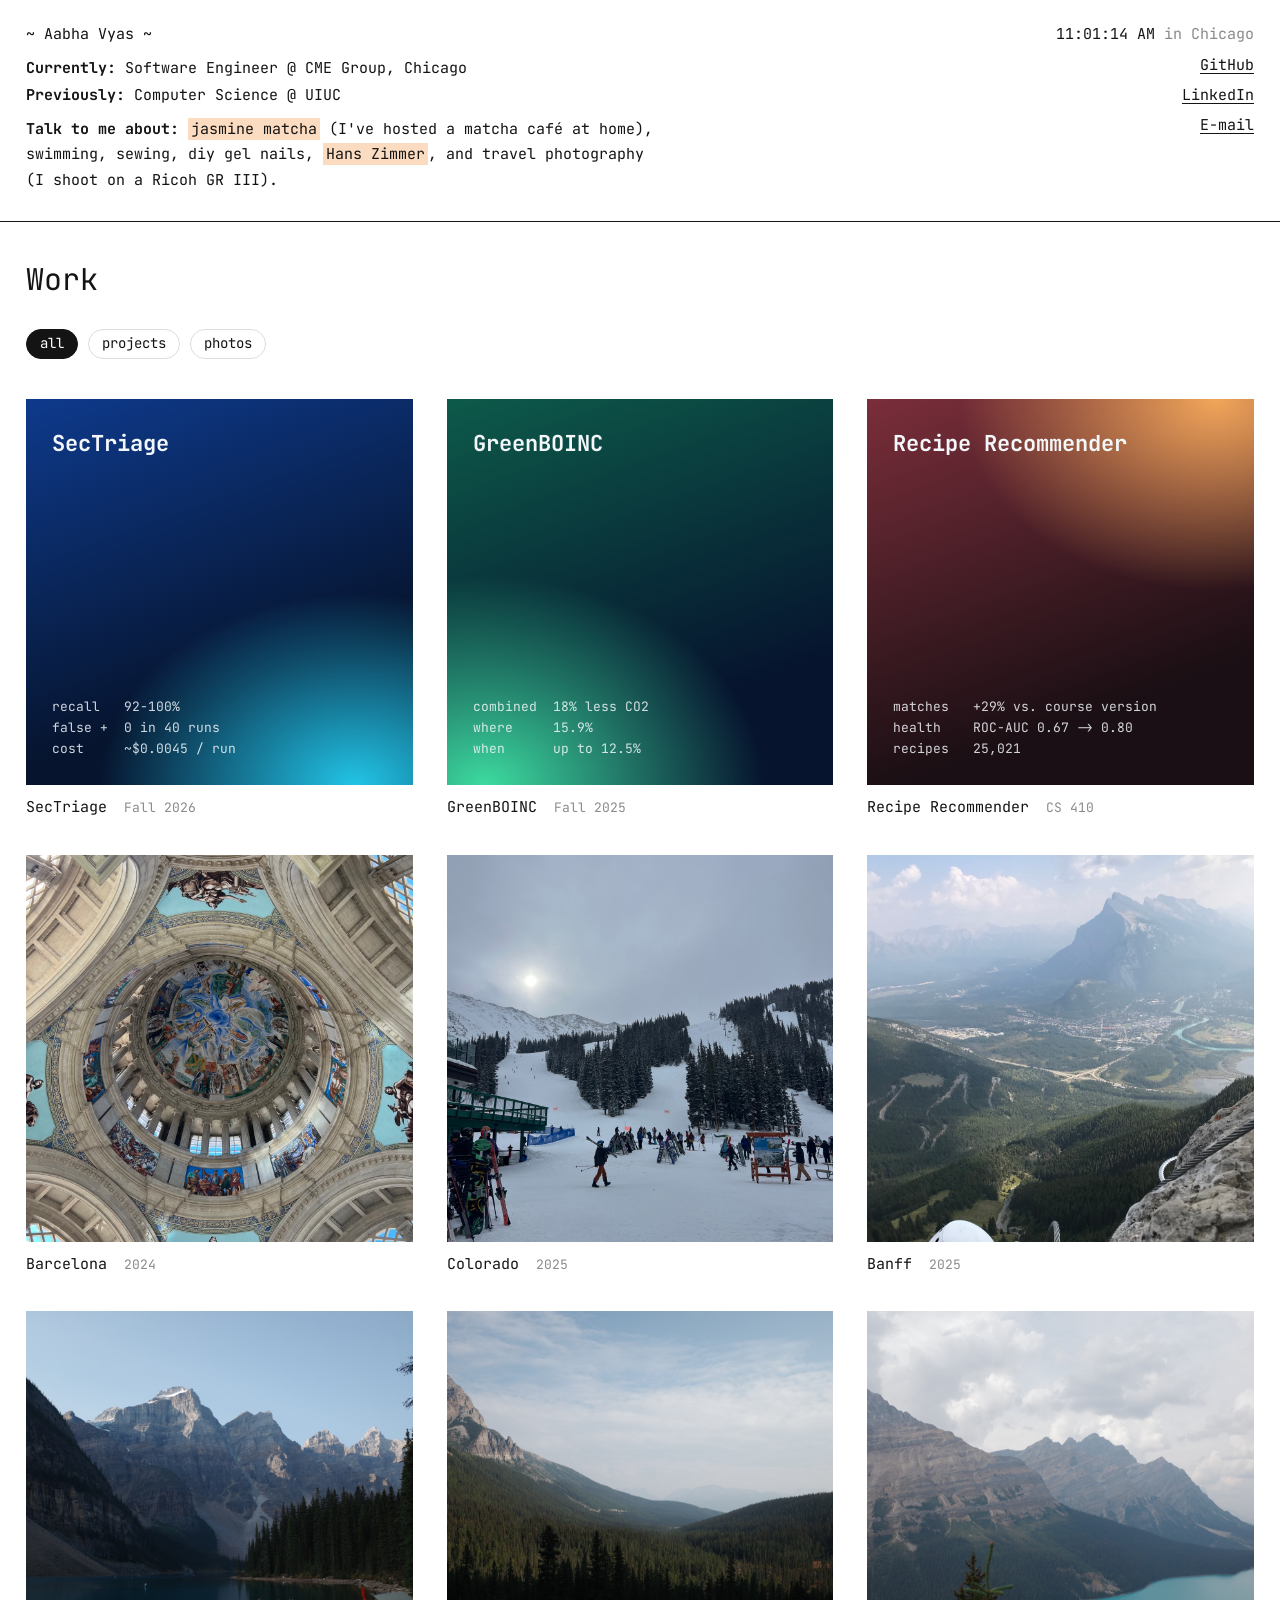
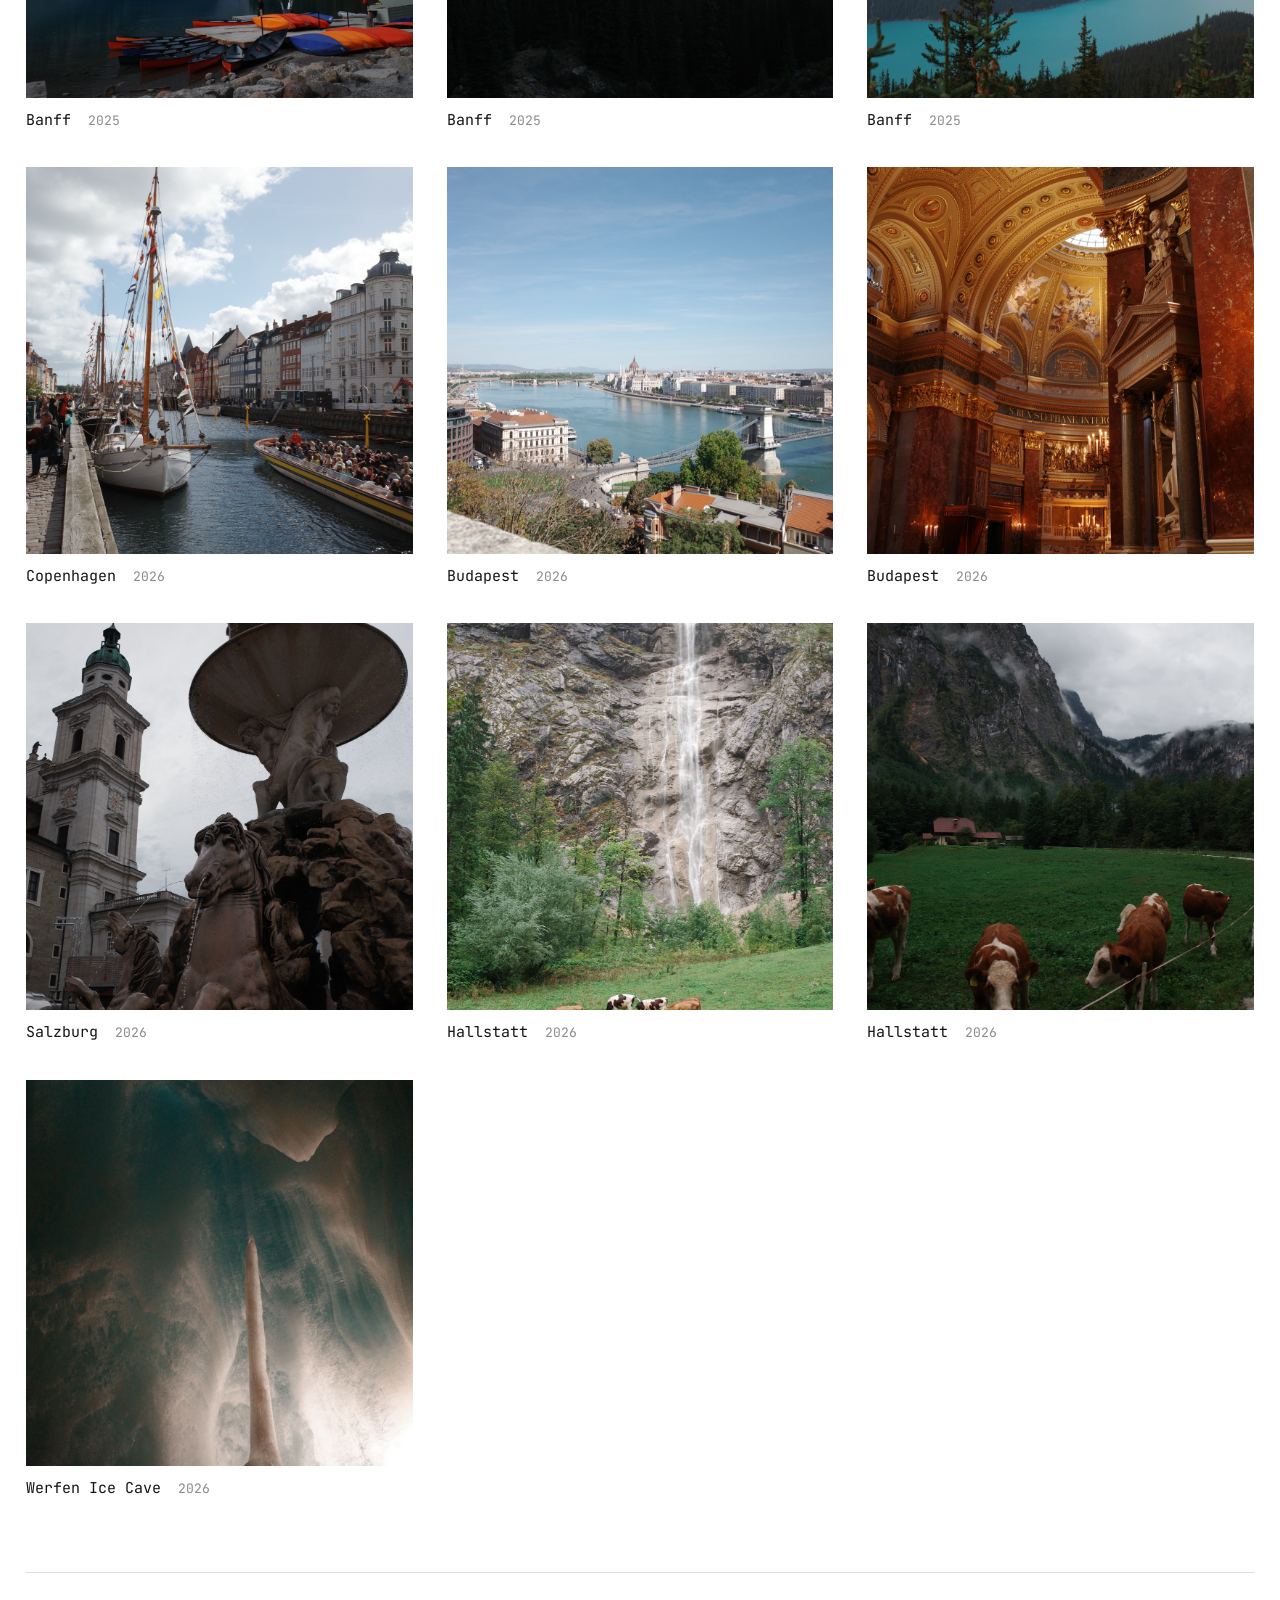
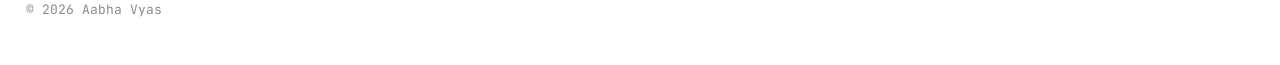
<file: index.html>
<!doctype html>
<html lang="en" data-theme="light">
<head>
<meta charset="utf-8">
<meta name="viewport" content="width=device-width, initial-scale=1">
<title>Aabha Vyas</title>
<meta name="description" content="Software engineer building reliable systems and AI evaluation tools.">
<script src="theme.js"></script>
<link rel="preconnect" href="https://fonts.googleapis.com">
<link rel="preconnect" href="https://fonts.gstatic.com" crossorigin>
<link href="https://fonts.googleapis.com/css2?family=JetBrains+Mono:wght@400;700&display=swap" rel="stylesheet">
<link rel="icon" href="favicon.svg" type="image/svg+xml">
<link rel="icon" href="favicon-32.png" sizes="32x32" type="image/png">
<link rel="apple-touch-icon" href="apple-touch-icon.png">
<link rel="stylesheet" href="style.css">
</head>
<body>
<header class="intro">
  <div class="intro-left">
    <p class="site-name">~ Aabha Vyas ~</p>
    <p><b>Currently:</b> Software Engineer @ CME Group, Chicago</p>
    <p><b>Previously:</b> Computer Science @ UIUC</p>
    <p class="about"><b>Talk to me about:</b> <mark>jasmine matcha</mark> (I've hosted a matcha caf&eacute; at home), swimming, sewing, diy gel nails, <mark>Hans Zimmer</mark>, and travel photography (I shoot on a Ricoh GR III).</p>
  </div>
  <div class="intro-right">
    <p class="clock"><span id="clock">&nbsp;</span> <span class="faint">in Chicago</span></p>
    <ul class="side-links">
      <li><a href="https://github.com/aabha-vyas">GitHub</a></li>
      <li><a href="https://www.linkedin.com/in/aabha-vyas">LinkedIn</a></li>
      <li><a href="mailto:aabha002@gmail.com">E-mail</a></li>
    </ul>
  </div>
</header>

<main class="work" id="work">
  <h2>Work</h2>
  <div class="pills" role="group" aria-label="Filter work">
    <button class="pill on" data-filter="all">all</button>
    <button class="pill" data-filter="projects">projects</button>
    <button class="pill" data-filter="photos">photos</button>
  </div>

  <div class="tiles" id="tiles">
    <a class="tile" data-kind="projects" href="sectriage.html">
      <div class="poster sec">
        <div class="name">SecTriage</div>
        <pre>recall   92-100%
false +  0 in 40 runs
cost     ~$0.0045 / run</pre>
      </div>
      <p class="tile-cap">SecTriage <span class="tag">Fall 2026</span></p>
    </a>
    <a class="tile" data-kind="projects" href="greenboinc.html">
      <div class="poster green">
        <div class="name">GreenBOINC</div>
        <pre>combined  18% less CO2
where     15.9%
when      up to 12.5%</pre>
      </div>
      <p class="tile-cap">GreenBOINC <span class="tag">Fall 2025</span></p>
    </a>
    <a class="tile" data-kind="projects" href="recipes.html">
      <div class="poster recipe">
        <div class="name">Recipe Recommender</div>
        <pre>matches   +29% vs. course version
health    ROC-AUC 0.67 -> 0.80
recipes   25,021</pre>
      </div>
      <p class="tile-cap">Recipe Recommender <span class="tag">CS 410</span></p>
    </a>
    <!-- photo tiles are added from photos.js -->
  </div>
  <footer>&copy; 2026 Aabha Vyas</footer>
</main>

<div id="lightbox"><img alt=""><p></p></div>
<script src="photos.js"></script>
<script src="site.js"></script>
</body>
</html>
</file>
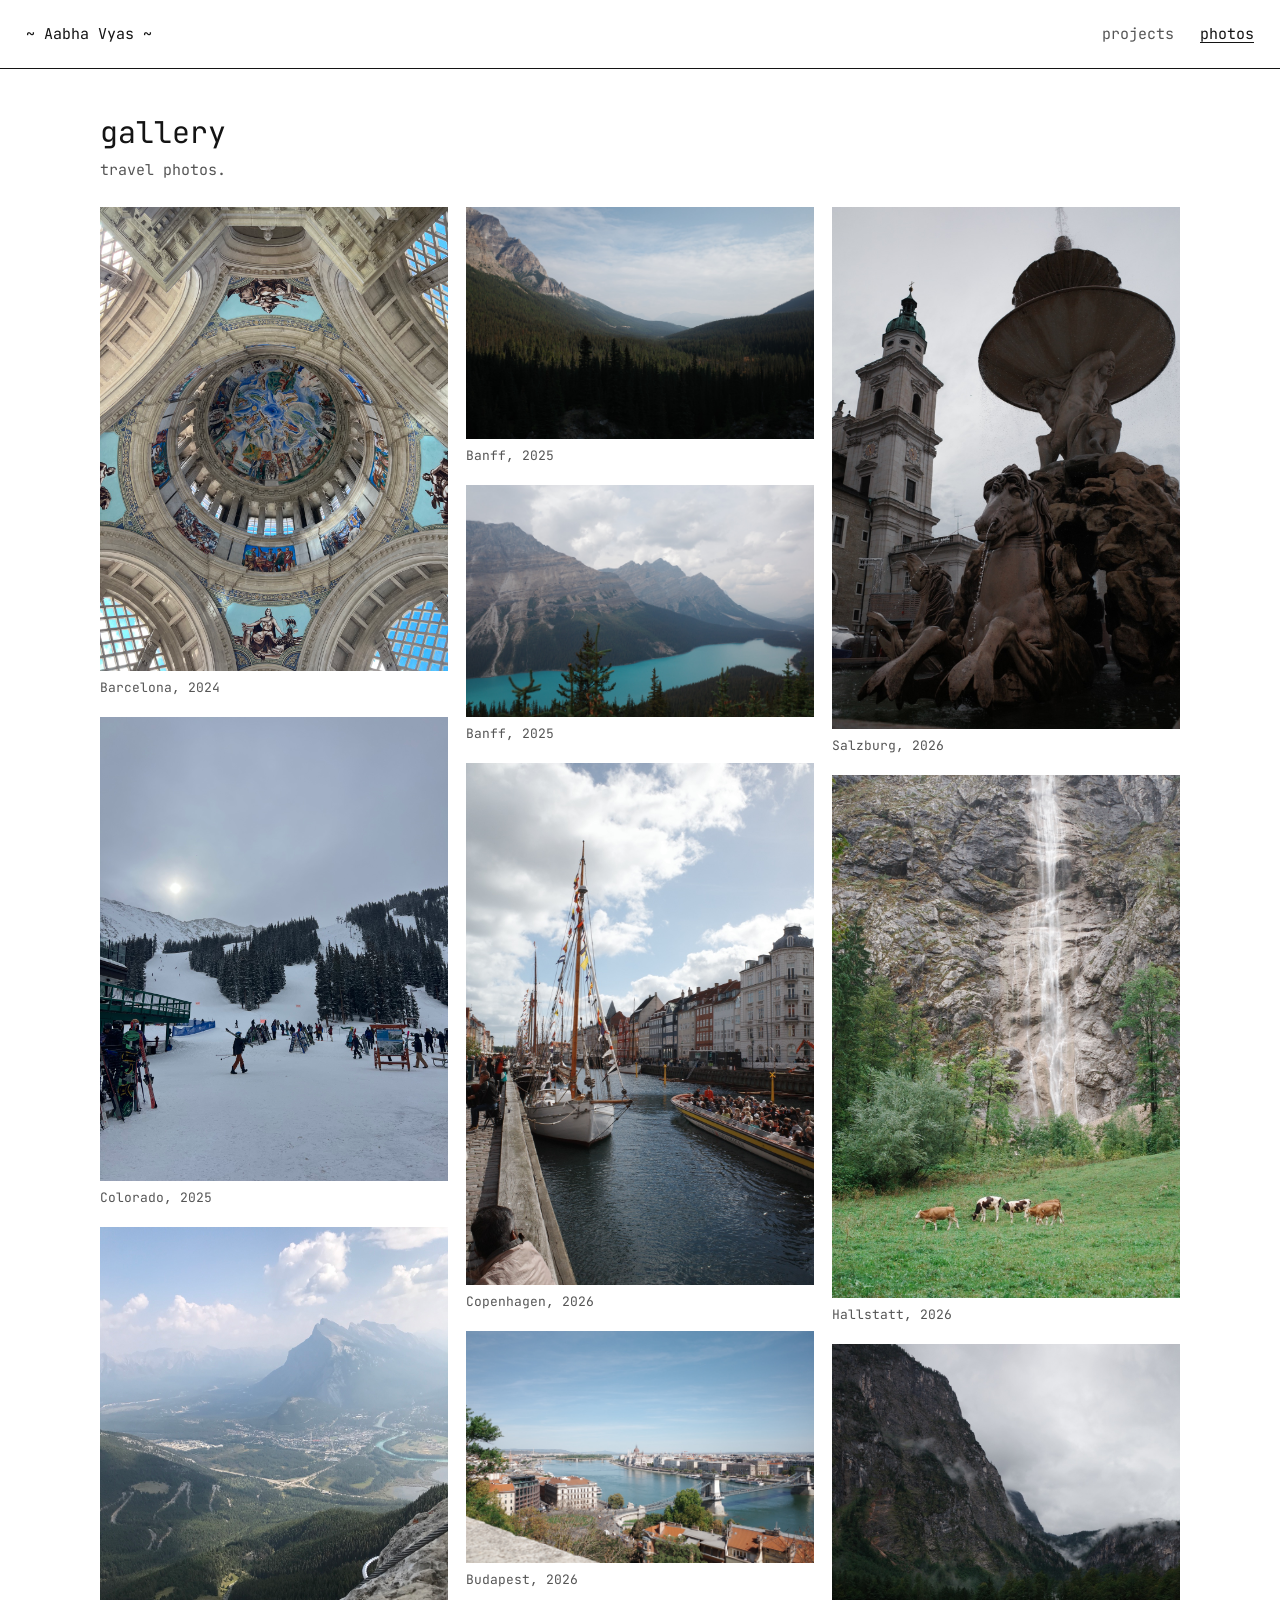
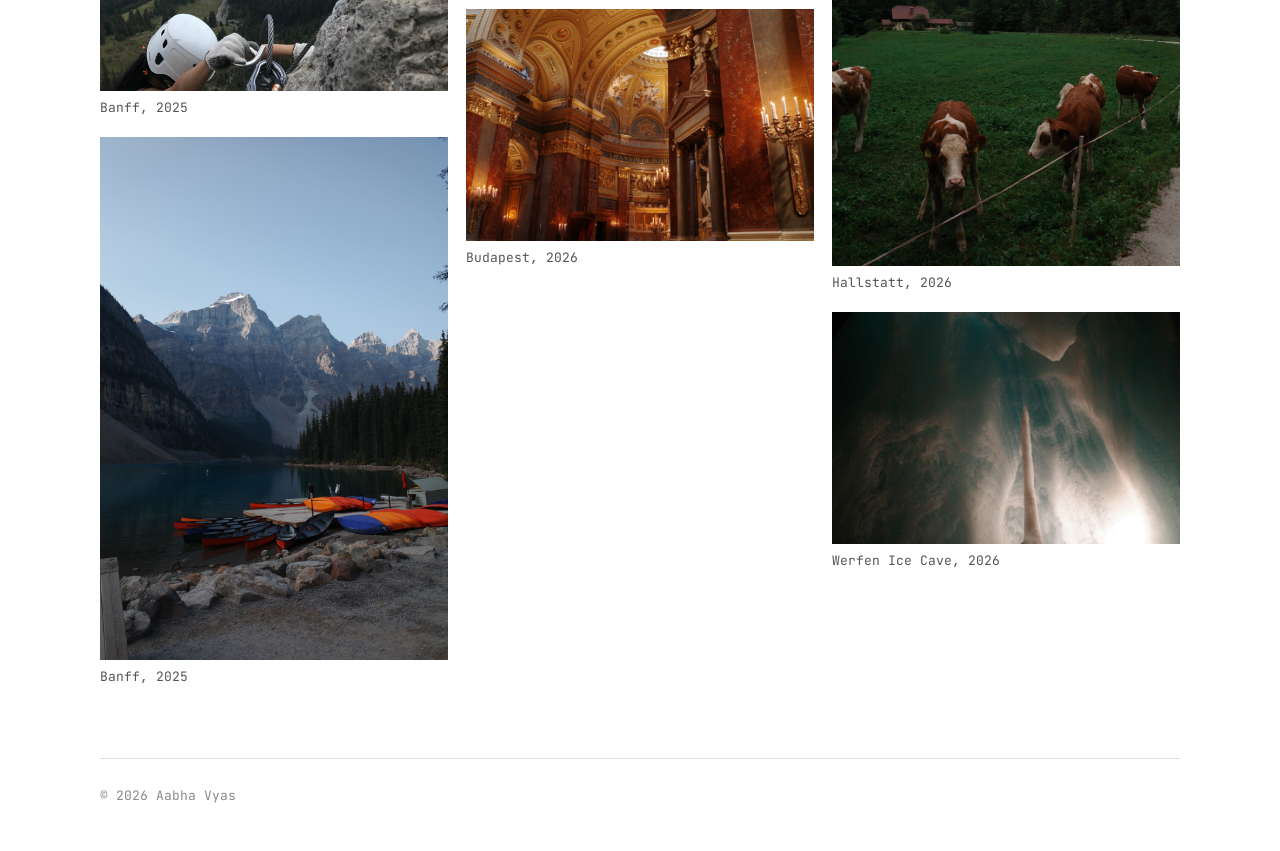
<file: gallery.html>
<!doctype html>
<html lang="en" data-theme="light">
<head>
<meta charset="utf-8">
<meta name="viewport" content="width=device-width, initial-scale=1">
<title>Gallery | Aabha Vyas</title>
<meta name="description" content="Travel photos by Aabha Vyas.">
<script src="theme.js"></script>
<link rel="preconnect" href="https://fonts.googleapis.com">
<link rel="preconnect" href="https://fonts.gstatic.com" crossorigin>
<link href="https://fonts.googleapis.com/css2?family=JetBrains+Mono:wght@400;700&display=swap" rel="stylesheet">
<link rel="icon" href="favicon.svg" type="image/svg+xml">
<link rel="icon" href="favicon-32.png" sizes="32x32" type="image/png">
<link rel="apple-touch-icon" href="apple-touch-icon.png">
<link rel="stylesheet" href="style.css">
</head>
<body>
<header class="site-head">
  <a class="site-name" href="index.html">~ Aabha Vyas ~</a>
  <nav>
    <a href="projects.html">projects</a>
    <a href="gallery.html" aria-current="page">photos</a>
  </nav>
</header>
<main class="wide">
  <div class="page-head"><h1>gallery</h1><p class="sub">travel photos.</p></div>
  <div class="grid" id="grid"></div>
  <p class="empty" id="empty">photos coming soon.</p>
  <footer>&copy; 2026 Aabha Vyas</footer>
</main>
<div id="lightbox"><img alt=""><p></p></div>
<script src="photos.js"></script>
<script>

  var grid = document.getElementById('grid');
  var box = document.getElementById('lightbox');
  document.getElementById('empty').style.display = photos.length ? 'none' : 'block';
  photos.forEach(function (p) {
    var fig = document.createElement('figure');
    var img = document.createElement('img');
    img.src = p.src; img.alt = p.place; img.loading = 'lazy';
    var cap = document.createElement('figcaption');
    cap.textContent = p.place + ', ' + p.year;
    fig.appendChild(img); fig.appendChild(cap);
    fig.addEventListener('click', function () {
      box.querySelector('img').src = p.src;
      box.querySelector('img').alt = p.place;
      box.querySelector('p').textContent = p.place + ', ' + p.year;
      box.classList.add('open');
    });
    grid.appendChild(fig);
  });
  box.addEventListener('click', function () { box.classList.remove('open'); });
  document.addEventListener('keydown', function (e) { if (e.key === 'Escape') box.classList.remove('open'); });
</script>
</body>
</html>
</file>
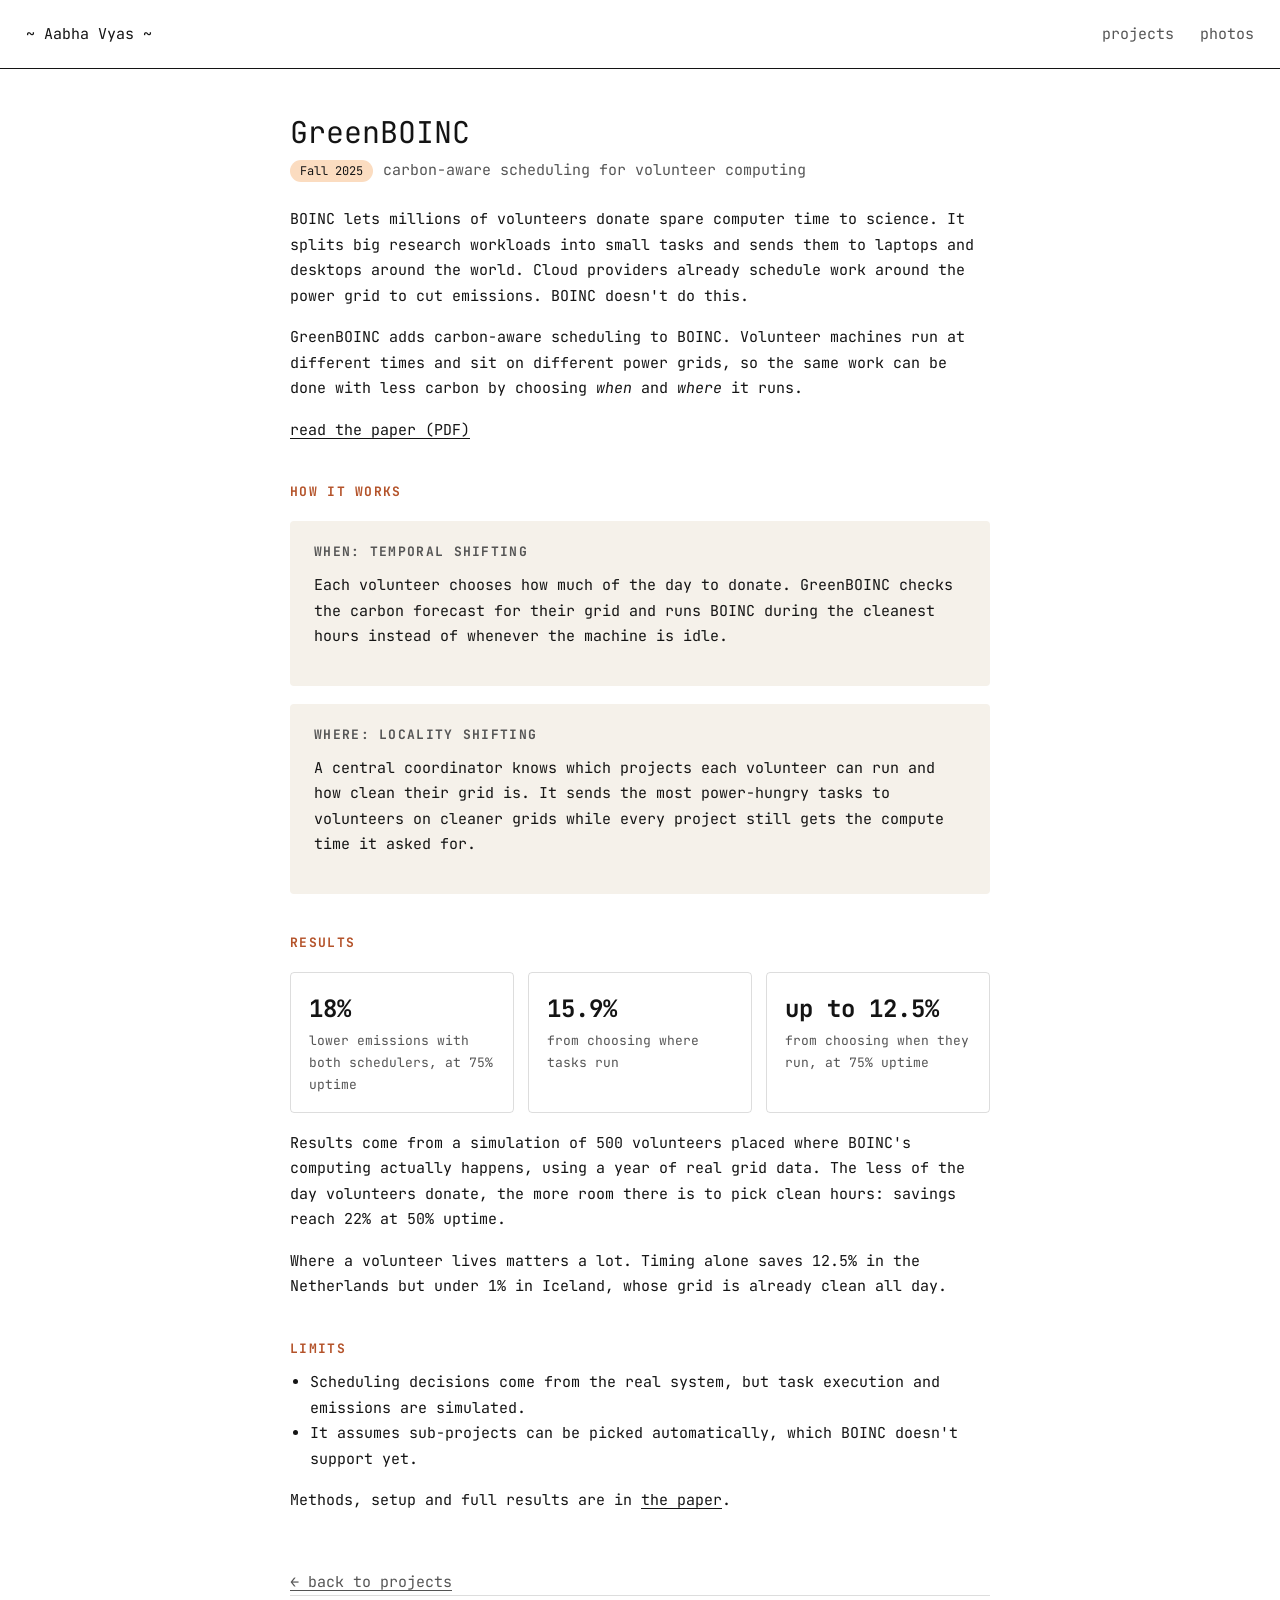
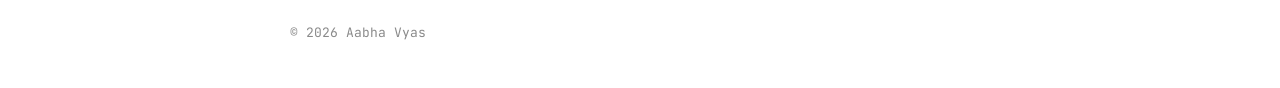
<file: greenboinc.html>
<!doctype html>
<html lang="en" data-theme="light">
<head>
<meta charset="utf-8">
<meta name="viewport" content="width=device-width, initial-scale=1">
<title>GreenBOINC | Aabha Vyas</title>
<meta name="description" content="GreenBOINC: carbon-aware scheduling for BOINC volunteer computing.">
<script src="theme.js"></script>
<link rel="preconnect" href="https://fonts.googleapis.com">
<link rel="preconnect" href="https://fonts.gstatic.com" crossorigin>
<link href="https://fonts.googleapis.com/css2?family=JetBrains+Mono:wght@400;700&display=swap" rel="stylesheet">
<link rel="icon" href="favicon.svg" type="image/svg+xml">
<link rel="icon" href="favicon-32.png" sizes="32x32" type="image/png">
<link rel="apple-touch-icon" href="apple-touch-icon.png">
<link rel="stylesheet" href="style.css">
</head>
<body>
<header class="site-head">
  <a class="site-name" href="index.html">~ Aabha Vyas ~</a>
  <nav>
    <a href="projects.html">projects</a>
    <a href="gallery.html">photos</a>
  </nav>
</header>
<main class="col">
  <article>
    <div class="page-head">
      <h1>GreenBOINC</h1>
      <p class="sub"><span class="chip">Fall 2025</span>carbon-aware scheduling for volunteer computing</p>
    </div>

    <p>BOINC lets millions of volunteers donate spare computer time to science. It splits big research workloads into small tasks and sends them to laptops and desktops around the world. Cloud providers already schedule work around the power grid to cut emissions. BOINC doesn't do this.</p>
    <p>GreenBOINC adds carbon-aware scheduling to BOINC. Volunteer machines run at different times and sit on different power grids, so the same work can be done with less carbon by choosing <em>when</em> and <em>where</em> it runs.</p>

    <p><a href="assets/greenboinc-paper.pdf">read the paper (PDF)</a></p>

    <h3 class="label">how it works</h3>
    <div class="box">
      <h3 class="label">when: temporal shifting</h3>
      <p>Each volunteer chooses how much of the day to donate. GreenBOINC checks the carbon forecast for their grid and runs BOINC during the cleanest hours instead of whenever the machine is idle.</p>
    </div>
    <div class="box">
      <h3 class="label">where: locality shifting</h3>
      <p>A central coordinator knows which projects each volunteer can run and how clean their grid is. It sends the most power-hungry tasks to volunteers on cleaner grids while every project still gets the compute time it asked for.</p>
    </div>

    <h3 class="label">results</h3>
    <div class="stats">
      <div class="stat"><div class="n">18%</div><div class="l">lower emissions with both schedulers, at 75% uptime</div></div>
      <div class="stat"><div class="n">15.9%</div><div class="l">from choosing where tasks run</div></div>
      <div class="stat"><div class="n">up to 12.5%</div><div class="l">from choosing when they run, at 75% uptime</div></div>
    </div>
    <p>Results come from a simulation of 500 volunteers placed where BOINC's computing actually happens, using a year of real grid data. The less of the day volunteers donate, the more room there is to pick clean hours: savings reach 22% at 50% uptime.</p>
    <p>Where a volunteer lives matters a lot. Timing alone saves 12.5% in the Netherlands but under 1% in Iceland, whose grid is already clean all day.</p>

    <h3 class="label">limits</h3>
    <ul class="clean">
      <li>Scheduling decisions come from the real system, but task execution and emissions are simulated.</li>
      <li>It assumes sub-projects can be picked automatically, which BOINC doesn't support yet.</li>
    </ul>

    <p>Methods, setup and full results are in <a href="assets/greenboinc-paper.pdf">the paper</a>.</p>
    <a class="back" href="projects.html">&larr; back to projects</a>
  </article>
  <footer>&copy; 2026 Aabha Vyas</footer>
</main>
</body>
</html>
</file>
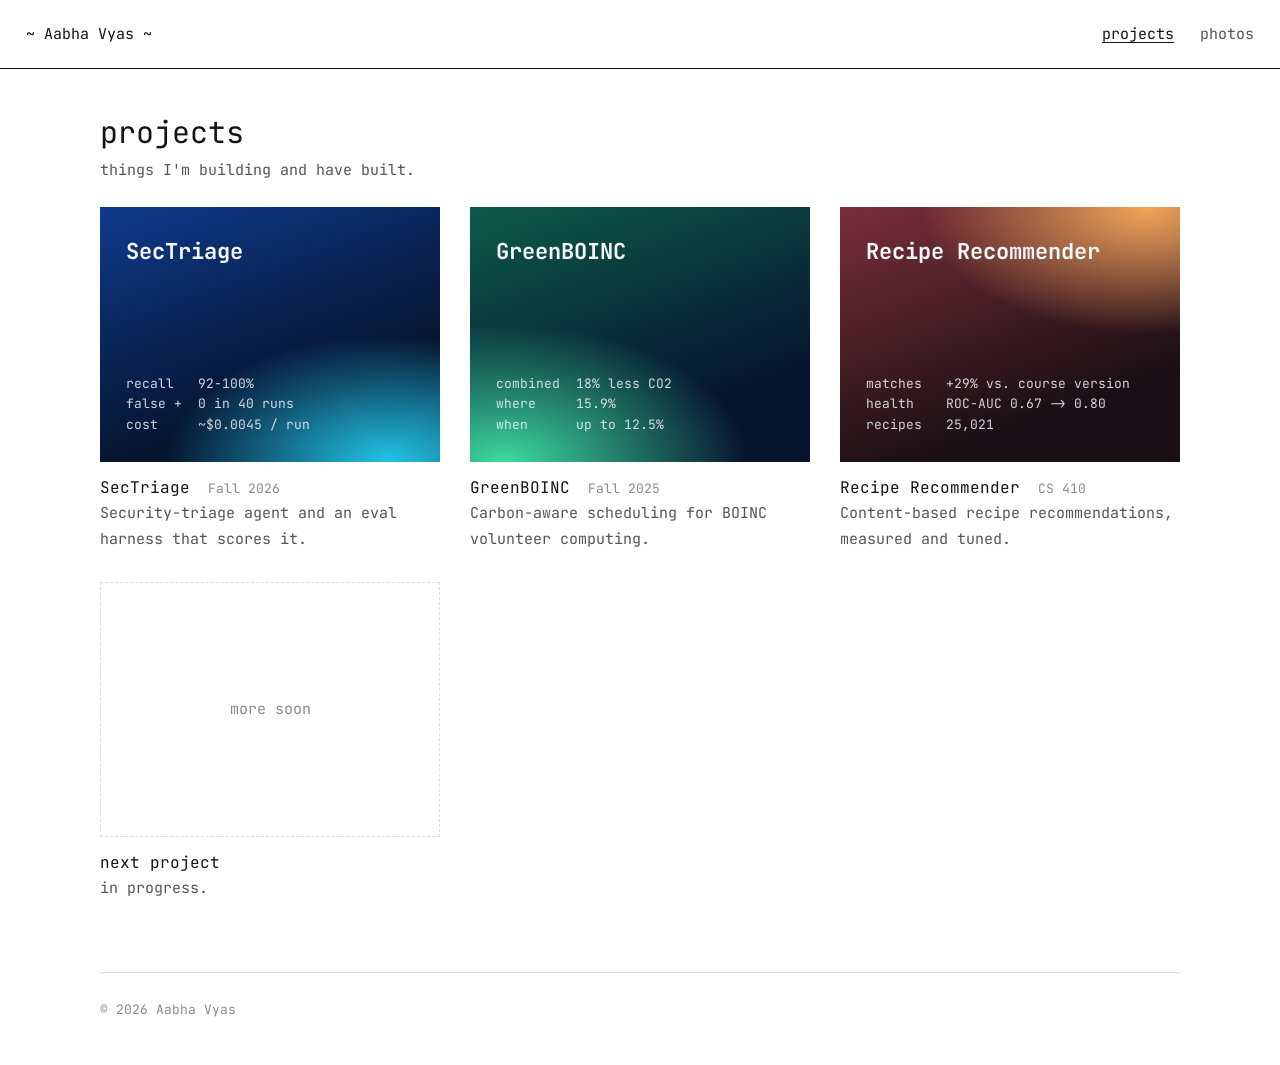
<file: projects.html>
<!doctype html>
<html lang="en" data-theme="light">
<head>
<meta charset="utf-8">
<meta name="viewport" content="width=device-width, initial-scale=1">
<title>Projects | Aabha Vyas</title>
<meta name="description" content="Projects by Aabha Vyas.">
<script src="theme.js"></script>
<link rel="preconnect" href="https://fonts.googleapis.com">
<link rel="preconnect" href="https://fonts.gstatic.com" crossorigin>
<link href="https://fonts.googleapis.com/css2?family=JetBrains+Mono:wght@400;700&display=swap" rel="stylesheet">
<link rel="icon" href="favicon.svg" type="image/svg+xml">
<link rel="icon" href="favicon-32.png" sizes="32x32" type="image/png">
<link rel="apple-touch-icon" href="apple-touch-icon.png">
<link rel="stylesheet" href="style.css">
</head>
<body>
<header class="site-head">
  <a class="site-name" href="index.html">~ Aabha Vyas ~</a>
  <nav>
    <a href="projects.html" aria-current="page">projects</a>
    <a href="gallery.html">photos</a>
  </nav>
</header>
<main class="wide">
  <div class="page-head"><h1>projects</h1><p class="sub">things I'm building and have built.</p></div>
  <div class="cards">
    <a class="card-link" href="sectriage.html">
      <div class="poster sec">
        <div class="name">SecTriage</div>
        <!-- To use a real screenshot instead, replace this poster div with: <img src="assets/sectriage.png" alt="SecTriage results"> -->
        <pre>recall   92-100%
false +  0 in 40 runs
cost     ~$0.0045 / run</pre>
      </div>
      <div class="card-meta">SecTriage <span class="tag">Fall 2026</span></div>
      <p class="card-desc">Security-triage agent and an eval harness that scores it.</p>
    </a>
    <a class="card-link" href="greenboinc.html">
      <div class="poster green">
        <div class="name">GreenBOINC</div>
        <pre>combined  18% less CO2
where     15.9%
when      up to 12.5%</pre>
      </div>
      <div class="card-meta" id="greenboinc">GreenBOINC <span class="tag">Fall 2025</span></div>
      <p class="card-desc">Carbon-aware scheduling for BOINC volunteer computing.</p>
    </a>
    <a class="card-link" href="recipes.html">
      <div class="poster recipe">
        <div class="name">Recipe Recommender</div>
        <pre>matches   +29% vs. course version
health    ROC-AUC 0.67 -> 0.80
recipes   25,021</pre>
      </div>
      <div class="card-meta">Recipe Recommender <span class="tag">CS 410</span></div>
      <p class="card-desc">Content-based recipe recommendations, measured and tuned.</p>
    </a>
    <div>
      <div class="poster soon"><span>more soon</span></div>
      <div class="card-meta">next project</div>
      <p class="card-desc">in progress.</p>
    </div>
  </div>
  <footer>&copy; 2026 Aabha Vyas</footer>
</main>
</body>
</html>
</file>
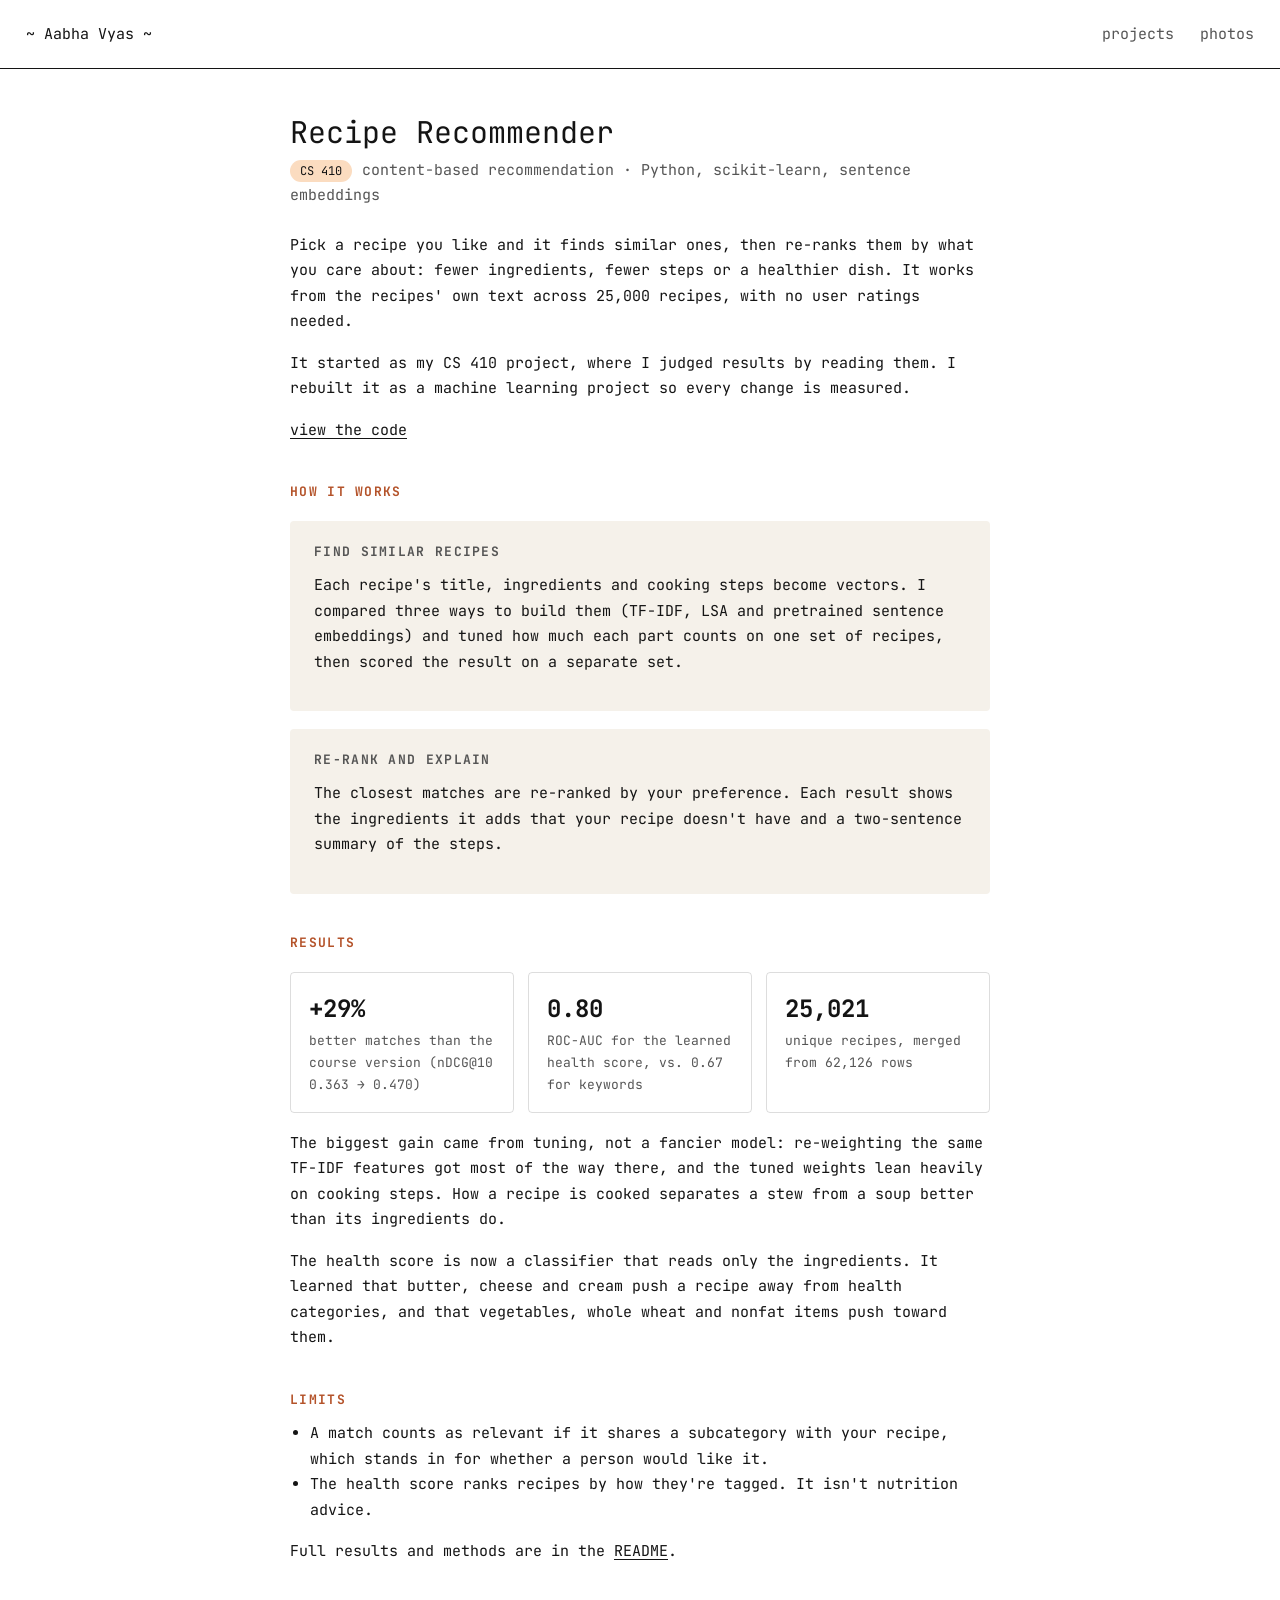
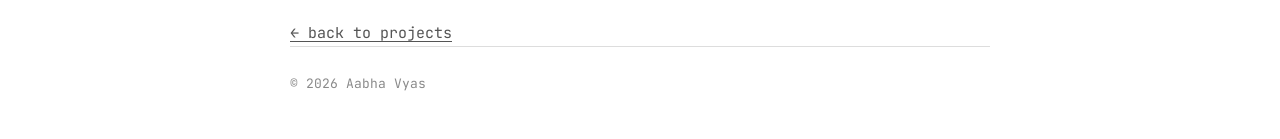
<file: recipes.html>
<!doctype html>
<html lang="en" data-theme="light">
<head>
<meta charset="utf-8">
<meta name="viewport" content="width=device-width, initial-scale=1">
<title>Recipe Recommender | Aabha Vyas</title>
<meta name="description" content="A content-based recipe recommender with offline evaluation and a learned health score.">
<script src="theme.js"></script>
<link rel="preconnect" href="https://fonts.googleapis.com">
<link rel="preconnect" href="https://fonts.gstatic.com" crossorigin>
<link href="https://fonts.googleapis.com/css2?family=JetBrains+Mono:wght@400;700&display=swap" rel="stylesheet">
<link rel="icon" href="favicon.svg" type="image/svg+xml">
<link rel="icon" href="favicon-32.png" sizes="32x32" type="image/png">
<link rel="apple-touch-icon" href="apple-touch-icon.png">
<link rel="stylesheet" href="style.css">
</head>
<body>
<header class="site-head">
  <a class="site-name" href="index.html">~ Aabha Vyas ~</a>
  <nav>
    <a href="projects.html">projects</a>
    <a href="gallery.html">photos</a>
  </nav>
</header>
<main class="col">
  <article>
    <div class="page-head">
      <h1>Recipe Recommender</h1>
      <p class="sub"><span class="chip">CS 410</span>content-based recommendation &middot; Python, scikit-learn, sentence embeddings</p>
    </div>

    <p>Pick a recipe you like and it finds similar ones, then re-ranks them by what you care about: fewer ingredients, fewer steps or a healthier dish. It works from the recipes' own text across 25,000 recipes, with no user ratings needed.</p>
    <p>It started as my CS 410 project, where I judged results by reading them. I rebuilt it as a machine learning project so every change is measured.</p>

    <p><a href="https://github.com/aabha-vyas/recipe-recommender">view the code</a></p>

    <h3 class="label">how it works</h3>
    <div class="box">
      <h3 class="label">find similar recipes</h3>
      <p>Each recipe's title, ingredients and cooking steps become vectors. I compared three ways to build them (TF-IDF, LSA and pretrained sentence embeddings) and tuned how much each part counts on one set of recipes, then scored the result on a separate set.</p>
    </div>
    <div class="box">
      <h3 class="label">re-rank and explain</h3>
      <p>The closest matches are re-ranked by your preference. Each result shows the ingredients it adds that your recipe doesn't have and a two-sentence summary of the steps.</p>
    </div>

    <h3 class="label">results</h3>
    <div class="stats">
      <div class="stat"><div class="n">+29%</div><div class="l">better matches than the course version (nDCG@10 0.363 &rarr; 0.470)</div></div>
      <div class="stat"><div class="n">0.80</div><div class="l">ROC-AUC for the learned health score, vs. 0.67 for keywords</div></div>
      <div class="stat"><div class="n">25,021</div><div class="l">unique recipes, merged from 62,126 rows</div></div>
    </div>
    <p>The biggest gain came from tuning, not a fancier model: re-weighting the same TF-IDF features got most of the way there, and the tuned weights lean heavily on cooking steps. How a recipe is cooked separates a stew from a soup better than its ingredients do.</p>
    <p>The health score is now a classifier that reads only the ingredients. It learned that butter, cheese and cream push a recipe away from health categories, and that vegetables, whole wheat and nonfat items push toward them.</p>

    <h3 class="label">limits</h3>
    <ul class="clean">
      <li>A match counts as relevant if it shares a subcategory with your recipe, which stands in for whether a person would like it.</li>
      <li>The health score ranks recipes by how they're tagged. It isn't nutrition advice.</li>
    </ul>

    <p>Full results and methods are in the <a href="https://github.com/aabha-vyas/recipe-recommender">README</a>.</p>
    <a class="back" href="projects.html">&larr; back to projects</a>
  </article>
  <footer>&copy; 2026 Aabha Vyas</footer>
</main>
</body>
</html>
</file>
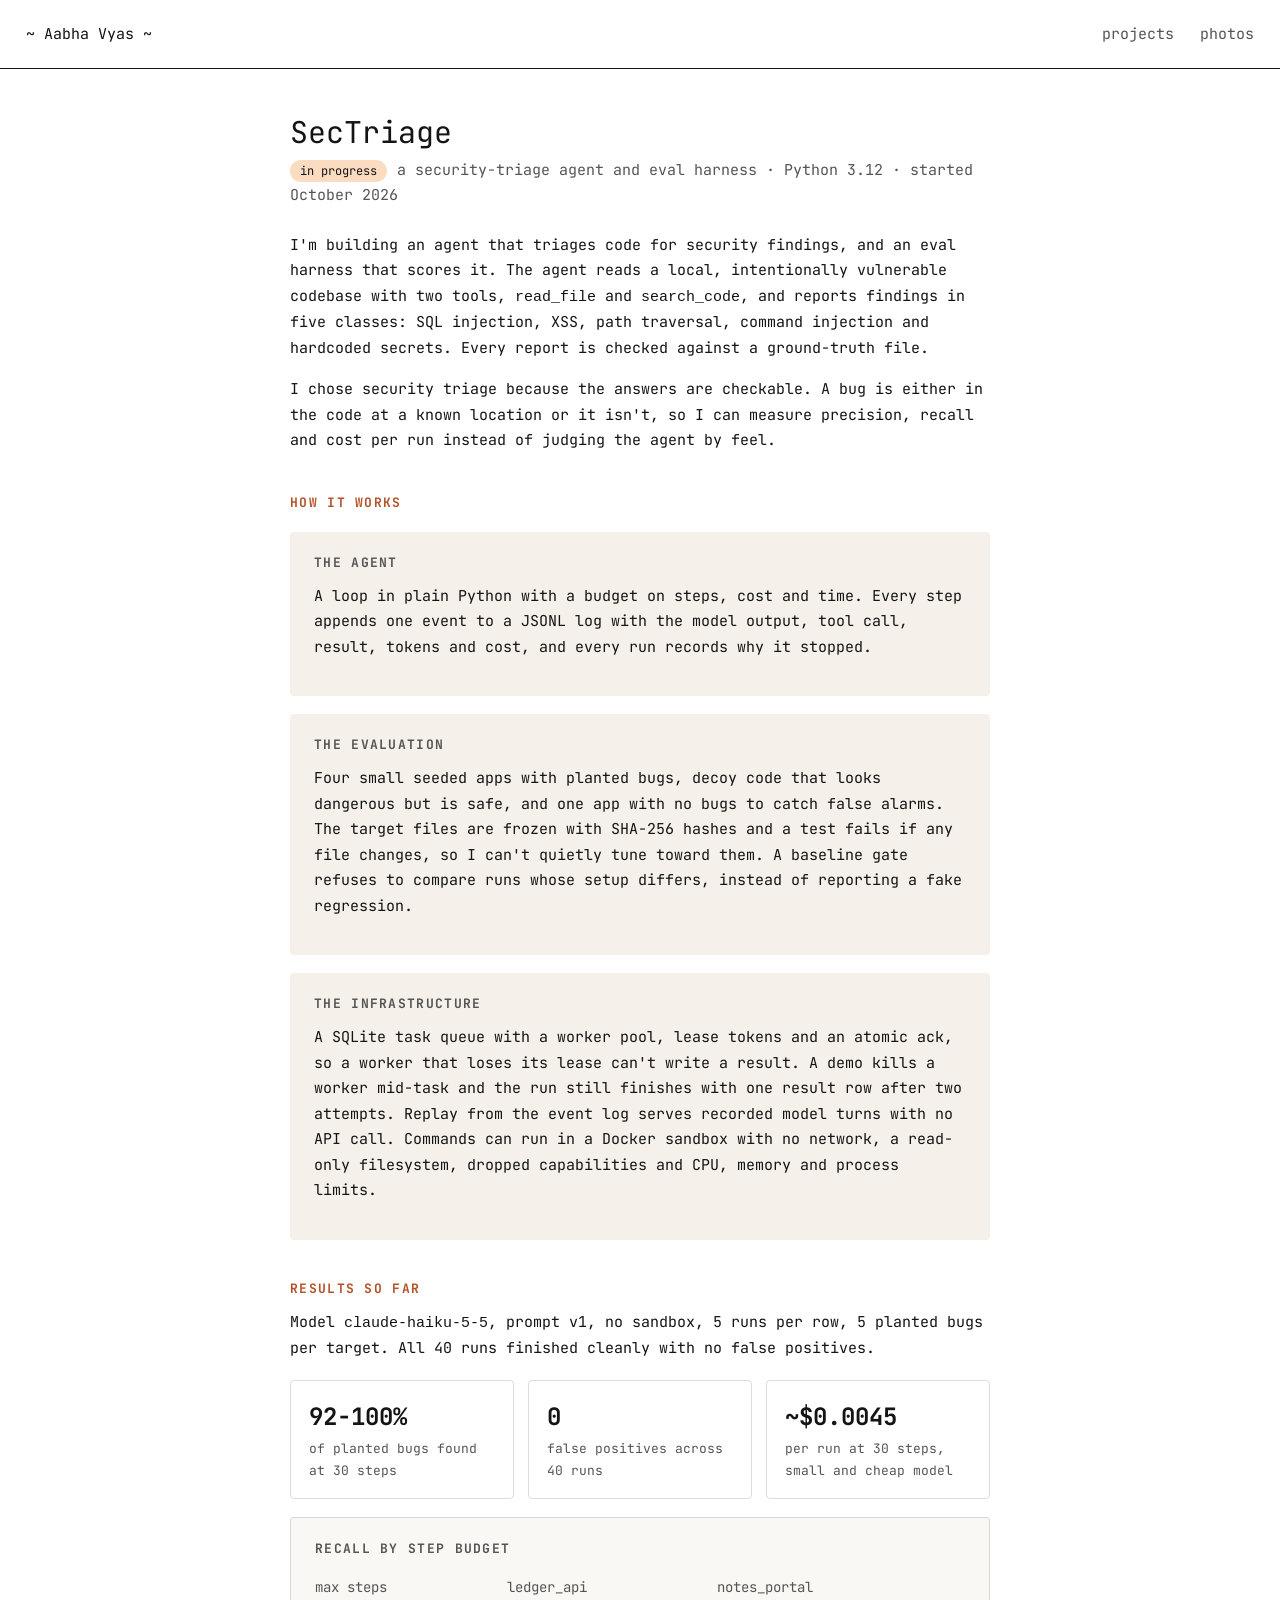
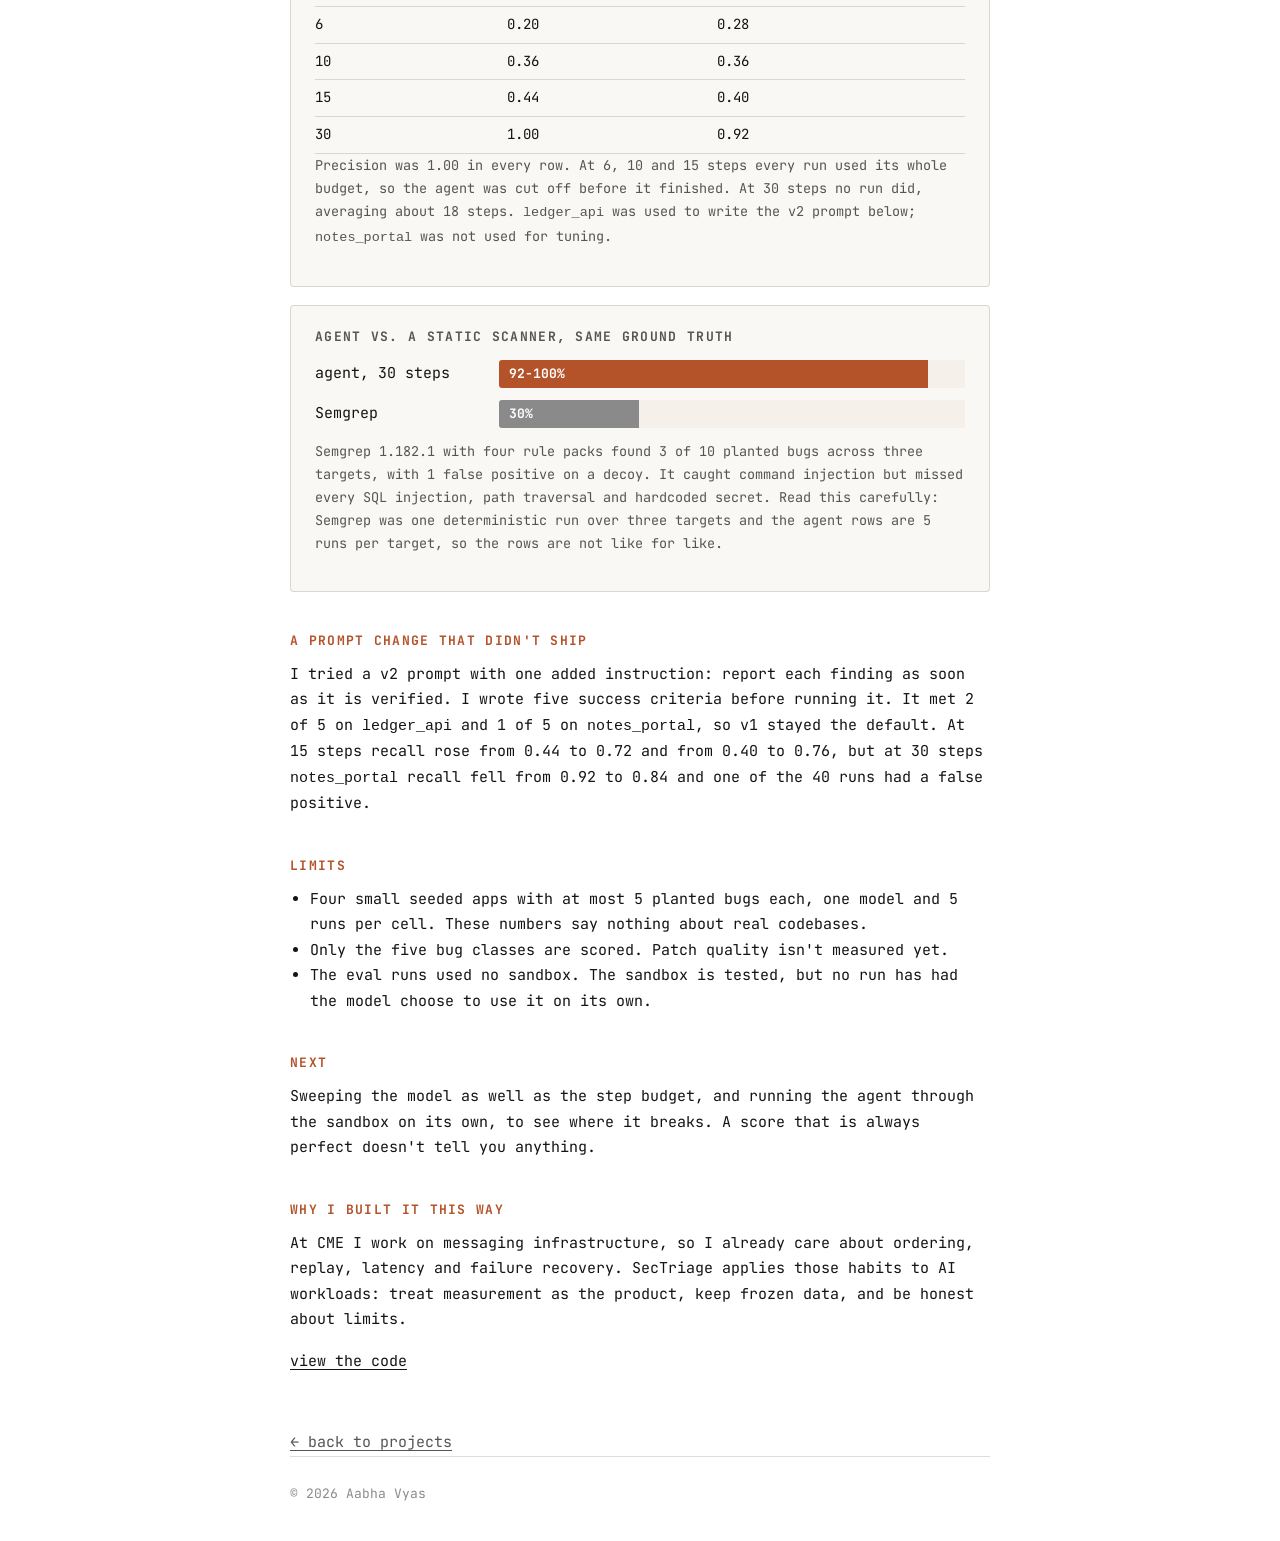
<file: sectriage.html>
<!doctype html>
<html lang="en" data-theme="light">
<head>
<meta charset="utf-8">
<meta name="viewport" content="width=device-width, initial-scale=1">
<title>SecTriage | Aabha Vyas</title>
<meta name="description" content="SecTriage: an evaluation platform for tool-using AI agents.">
<script src="theme.js"></script>
<link rel="preconnect" href="https://fonts.googleapis.com">
<link rel="preconnect" href="https://fonts.gstatic.com" crossorigin>
<link href="https://fonts.googleapis.com/css2?family=JetBrains+Mono:wght@400;700&display=swap" rel="stylesheet">
<link rel="icon" href="favicon.svg" type="image/svg+xml">
<link rel="icon" href="favicon-32.png" sizes="32x32" type="image/png">
<link rel="apple-touch-icon" href="apple-touch-icon.png">
<link rel="stylesheet" href="style.css">
</head>
<body>
<header class="site-head">
  <a class="site-name" href="index.html">~ Aabha Vyas ~</a>
  <nav>
    <a href="projects.html">projects</a>
    <a href="gallery.html">photos</a>
  </nav>
</header>
<main class="col">
  <article>
    <div class="page-head">
      <h1>SecTriage</h1>
      <p class="sub"><span class="chip">in progress</span>a security-triage agent and eval harness &middot; Python 3.12 &middot; started October 2026</p>
    </div>

    <p>I'm building an agent that triages code for security findings, and an eval harness that scores it. The agent reads a local, intentionally vulnerable codebase with two tools, <code>read_file</code> and <code>search_code</code>, and reports findings in five classes: SQL injection, XSS, path traversal, command injection and hardcoded secrets. Every report is checked against a ground-truth file.</p>
    <p>I chose security triage because the answers are checkable. A bug is either in the code at a known location or it isn't, so I can measure precision, recall and cost per run instead of judging the agent by feel.</p>

    <h3 class="label">how it works</h3>
    <div class="box">
      <h3 class="label">the agent</h3>
      <p>A loop in plain Python with a budget on steps, cost and time. Every step appends one event to a JSONL log with the model output, tool call, result, tokens and cost, and every run records why it stopped.</p>
    </div>
    <div class="box">
      <h3 class="label">the evaluation</h3>
      <p>Four small seeded apps with planted bugs, decoy code that looks dangerous but is safe, and one app with no bugs to catch false alarms. The target files are frozen with SHA-256 hashes and a test fails if any file changes, so I can't quietly tune toward them. A baseline gate refuses to compare runs whose setup differs, instead of reporting a fake regression.</p>
    </div>
    <div class="box">
      <h3 class="label">the infrastructure</h3>
      <p>A SQLite task queue with a worker pool, lease tokens and an atomic ack, so a worker that loses its lease can't write a result. A demo kills a worker mid-task and the run still finishes with one result row after two attempts. Replay from the event log serves recorded model turns with no API call. Commands can run in a Docker sandbox with no network, a read-only filesystem, dropped capabilities and CPU, memory and process limits.</p>
    </div>

    <h3 class="label">results so far</h3>
    <p>Model <code>claude-haiku-5-5</code>, prompt v1, no sandbox, 5 runs per row, 5 planted bugs per target. All 40 runs finished cleanly with no false positives.</p>
    <div class="stats">
      <div class="stat"><div class="n">92-100%</div><div class="l">of planted bugs found at 30 steps</div></div>
      <div class="stat"><div class="n">0</div><div class="l">false positives across 40 runs</div></div>
      <div class="stat"><div class="n">~$0.0045</div><div class="l">per run at 30 steps, small and cheap model</div></div>
    </div>

    <div class="box alt">
      <h3 class="label">recall by step budget</h3>
      <table class="results">
        <tr><th>max steps</th><th>ledger_api</th><th>notes_portal</th></tr>
        <tr><td>6</td><td>0.20</td><td>0.28</td></tr>
        <tr><td>10</td><td>0.36</td><td>0.36</td></tr>
        <tr><td>15</td><td>0.44</td><td>0.40</td></tr>
        <tr><td>30</td><td>1.00</td><td>0.92</td></tr>
      </table>
      <p class="note">Precision was 1.00 in every row. At 6, 10 and 15 steps every run used its whole budget, so the agent was cut off before it finished. At 30 steps no run did, averaging about 18 steps. <code>ledger_api</code> was used to write the v2 prompt below; <code>notes_portal</code> was not used for tuning.</p>
    </div>

    <div class="box alt">
      <h3 class="label">agent vs. a static scanner, same ground truth</h3>
      <div class="bar-row"><span>agent, 30 steps</span><div class="track"><div class="fill agent">92-100%</div></div></div>
      <div class="bar-row"><span>Semgrep</span><div class="track"><div class="fill scan">30%</div></div></div>
      <p class="note">Semgrep 1.182.1 with four rule packs found 3 of 10 planted bugs across three targets, with 1 false positive on a decoy. It caught command injection but missed every SQL injection, path traversal and hardcoded secret. Read this carefully: Semgrep was one deterministic run over three targets and the agent rows are 5 runs per target, so the rows are not like for like.</p>
    </div>

    <h3 class="label">a prompt change that didn't ship</h3>
    <p>I tried a v2 prompt with one added instruction: report each finding as soon as it is verified. I wrote five success criteria before running it. It met 2 of 5 on <code>ledger_api</code> and 1 of 5 on <code>notes_portal</code>, so v1 stayed the default. At 15 steps recall rose from 0.44 to 0.72 and from 0.40 to 0.76, but at 30 steps <code>notes_portal</code> recall fell from 0.92 to 0.84 and one of the 40 runs had a false positive.</p>

    <h3 class="label">limits</h3>
    <ul class="clean">
      <li>Four small seeded apps with at most 5 planted bugs each, one model and 5 runs per cell. These numbers say nothing about real codebases.</li>
      <li>Only the five bug classes are scored. Patch quality isn't measured yet.</li>
      <li>The eval runs used no sandbox. The sandbox is tested, but no run has had the model choose to use it on its own.</li>
    </ul>

    <h3 class="label">next</h3>
    <p>Sweeping the model as well as the step budget, and running the agent through the sandbox on its own, to see where it breaks. A score that is always perfect doesn't tell you anything.</p>

    <h3 class="label">why I built it this way</h3>
    <p>At CME I work on messaging infrastructure, so I already care about ordering, replay, latency and failure recovery. SecTriage applies those habits to AI workloads: treat measurement as the product, keep frozen data, and be honest about limits.</p>

    <p><a href="https://github.com/aabha-vyas/sectriage">view the code</a></p>
    <a class="back" href="projects.html">&larr; back to projects</a>
  </article>
  <footer>&copy; 2026 Aabha Vyas</footer>
</main>
</body>
</html>
</file>
<file: style.css>
:root {
  --bg: #ffffff;
  --text: #141414;
  --dim: #555555;
  --faint: #8a8a8a;
  --rule: #141414;
  --line: rgba(20, 20, 20, 0.14);
  --accent: #b4532a;
  --mark: #fbdcc0;
  --card: #f5f1ea;
  --card-2: #faf8f4;
  --chip: #fbdcc0;
}

* { box-sizing: border-box; }
/* jasmine cursor; the click point is the flower's center */
html, body { cursor: url("favicon-32.png") 16 15, auto; }
a, button, .pill, .grid figure, #lightbox, [role="button"] { cursor: url("favicon-32.png") 16 15, pointer; }
html { scroll-behavior: smooth; }
body {
  margin: 0;
  background: var(--bg);
  color: var(--text);
  font-family: "JetBrains Mono", ui-monospace, "SF Mono", Menlo, Consolas, monospace;
  font-size: 15px;
  line-height: 1.7;
  -webkit-font-smoothing: antialiased;
}
a { color: inherit; text-decoration: underline; text-underline-offset: 3px; text-decoration-thickness: 1px; }
a:hover { color: var(--accent); }
img { max-width: 100%; display: block; }
mark { background: var(--mark); color: inherit; padding: 1px 3px; }
.faint { color: var(--faint); }

/* top of every page */
.intro, .site-head {
  display: flex; justify-content: space-between; align-items: flex-start; gap: 30px;
  padding: 22px 26px 26px; border-bottom: 1.5px solid var(--rule);
}
.intro p { margin: 0 0 2px; }
.intro .site-name { margin-bottom: 8px; }
.intro .about { max-width: 640px; margin-top: 8px; }
.site-name { font-weight: 400; text-decoration: none; }
.intro-right { text-align: right; flex-shrink: 0; }
.clock { margin: 0 0 14px; font-variant-numeric: tabular-nums; }
.side-links { list-style: none; margin: 0; padding: 0; line-height: 2; }
.site-head { align-items: center; padding-bottom: 20px; }
.site-head nav { display: flex; gap: 26px; }
.site-head nav a { text-decoration: none; color: var(--dim); }
.site-head nav a:hover, .site-head nav a[aria-current="page"] { color: var(--text); text-decoration: underline; }

/* home: work grid */
.work { padding: 0 26px; }
.work h2 { font-size: 30px; font-weight: 400; margin: 38px 0 30px; }
.pills { display: flex; gap: 10px; flex-wrap: wrap; margin-bottom: 40px; }
.pill {
  font: inherit; font-size: 14px; color: var(--text); background: transparent;
  border: 1px solid var(--line); border-radius: 99px; padding: 2px 13px;
}
.pill:hover { border-color: var(--text); }
.pill.on { background: var(--text); border-color: var(--text); color: var(--bg); }
.tiles { display: grid; grid-template-columns: repeat(3, 1fr); gap: 34px; padding-bottom: 70px; }
.tile { display: block; text-decoration: none; }
.tile[hidden] { display: none; }
.tile .poster, .tile .photo { aspect-ratio: 1 / 1; border-radius: 0; }
.photo { overflow: hidden; background: var(--card); }
.photo img { width: 100%; height: 100%; object-fit: cover; transition: transform .35s ease; }
.tile:hover .photo img { transform: scale(1.03); }
.tile-cap { margin: 10px 0 0; }
.tile:hover .tile-cap { text-decoration: underline; text-underline-offset: 3px; }

.col { width: min(700px, calc(100% - 40px)); margin: 0 auto; }
.wide { width: min(1080px, calc(100% - 40px)); margin: 0 auto; }

/* shared page pieces */
h1, h2 { font-weight: 400; line-height: 1.3; margin: 0; }
h1 { font-size: 30px; }
h2 { font-size: 20px; }
.page-head { padding: 44px 0 24px; }
.sub { color: var(--dim); margin: 6px 0 0; }
.tag { font-size: 13px; color: var(--faint); margin-left: 8px; font-weight: 400; }
.chip { display: inline-block; background: var(--chip); color: var(--text); font-size: 12px; padding: 1px 10px; border-radius: 99px; margin-right: 10px; }
h3.label { font-size: 13px; letter-spacing: .1em; text-transform: uppercase; color: var(--accent); margin: 38px 0 10px; font-weight: 700; }

/* projects page and posters */
.cards { display: grid; grid-template-columns: repeat(auto-fill, minmax(300px, 1fr)); gap: 30px; padding-bottom: 70px; }
.card-link { text-decoration: none; display: block; }
.poster {
  aspect-ratio: 4 / 3; padding: 26px; position: relative; overflow: hidden;
  display: flex; flex-direction: column; justify-content: space-between; color: #f3f7fa;
  transition: transform .25s ease;
}
.card-link:hover .poster, .tile:hover .poster { transform: translateY(-3px); }
.poster .name { font-size: 22px; font-weight: 700; }
.poster pre { margin: 0; font: inherit; font-size: 13px; line-height: 1.6; color: rgba(243,247,250,.85); }
.poster.sec { background: radial-gradient(120% 90% at 85% 100%, #22c4e6 0%, rgba(34,196,230,0) 55%), linear-gradient(160deg, #0e3a8c, #06142e 70%); }
.poster.green { background: radial-gradient(120% 90% at 10% 100%, #3ddba0 0%, rgba(61,219,160,0) 60%), linear-gradient(160deg, #0d5a4a, #06142e 75%); }
.poster.recipe { background: radial-gradient(120% 90% at 90% 0%, #f2a65a 0%, rgba(242,166,90,0) 55%), linear-gradient(160deg, #7a2e3a, #1a0f14 75%); }
.poster.soon { background: transparent; border: 1.5px dashed var(--line); color: var(--faint); align-items: center; justify-content: center; }
.card-meta { margin-top: 12px; font-size: 16px; }
.card-desc { color: var(--dim); margin: 0; }

/* project write-ups */
article p { margin: 0 0 16px; }
.box { background: var(--card); border-radius: 4px; padding: 20px 24px; margin: 18px 0; }
.box.alt { background: var(--card-2); border: 1px solid var(--line); }
.box h3.label { margin-top: 0; color: var(--dim); }
.stats { display: grid; grid-template-columns: repeat(3, 1fr); gap: 14px; margin: 18px 0; }
.stat { border: 1px solid var(--line); border-radius: 4px; padding: 16px 18px; }
.stat .n { font-size: 24px; font-weight: 700; }
.stat .l { font-size: 13px; color: var(--dim); }
.bar-row { display: grid; grid-template-columns: 170px 1fr; gap: 14px; align-items: center; margin: 12px 0; }
.track { background: var(--card); border-radius: 3px; height: 28px; overflow: hidden; }
.fill { height: 100%; display: flex; align-items: center; padding-left: 10px; font-size: 13px; font-weight: 700; color: #fff; }
.fill.agent { width: 92%; background: var(--accent); }
.fill.scan { width: 30%; background: var(--faint); }
.note { font-size: 13.5px; color: var(--dim); }
.todo { border: 1.5px dashed var(--accent); border-radius: 4px; padding: 14px 20px; }
.todo b { color: var(--accent); }
ul.clean { padding-left: 20px; margin: 0 0 16px; }
.back { display: inline-block; margin-top: 40px; color: var(--dim); }
table.results { width: 100%; border-collapse: collapse; font-size: 14px; }
table.results th, table.results td { text-align: left; padding: 6px 10px 6px 0; border-bottom: 1px solid var(--line); }
table.results th { color: var(--dim); font-weight: 400; }

/* gallery */
.grid { column-count: 3; column-gap: 18px; padding-bottom: 70px; }
.grid figure { margin: 0 0 18px; break-inside: avoid; }
.grid img { width: 100%; }
.grid figcaption { font-size: 13px; color: var(--dim); padding-top: 6px; }
.empty { color: var(--dim); padding: 30px 0 80px; }
#lightbox { position: fixed; inset: 0; z-index: 20; background: rgba(255, 255, 255, .96); display: none;
  align-items: center; justify-content: center; flex-direction: column; padding: 20px; }
#lightbox.open { display: flex; }
#lightbox img { max-height: 84vh; max-width: 94vw; }
#lightbox p { margin: 12px 0 0; font-size: 14px; }

footer { padding: 26px 0 44px; color: var(--faint); font-size: 13px; border-top: 1px solid var(--line); }

@media (max-width: 900px) { .tiles { grid-template-columns: repeat(2, 1fr); gap: 24px; } }
@media (max-width: 640px) {
  .intro { flex-direction: column; gap: 16px; }
  .intro-right { text-align: left; }
  .side-links { display: flex; gap: 18px; }
  .tiles { grid-template-columns: 1fr; }
  .grid { column-count: 2; }
  .stats { grid-template-columns: 1fr; }
  .bar-row { grid-template-columns: 1fr; gap: 6px; }
}
@media (max-width: 480px) { .grid { column-count: 1; } }
@media (prefers-reduced-motion: reduce) { * { transition: none !important; scroll-behavior: auto !important; } }
</file>
